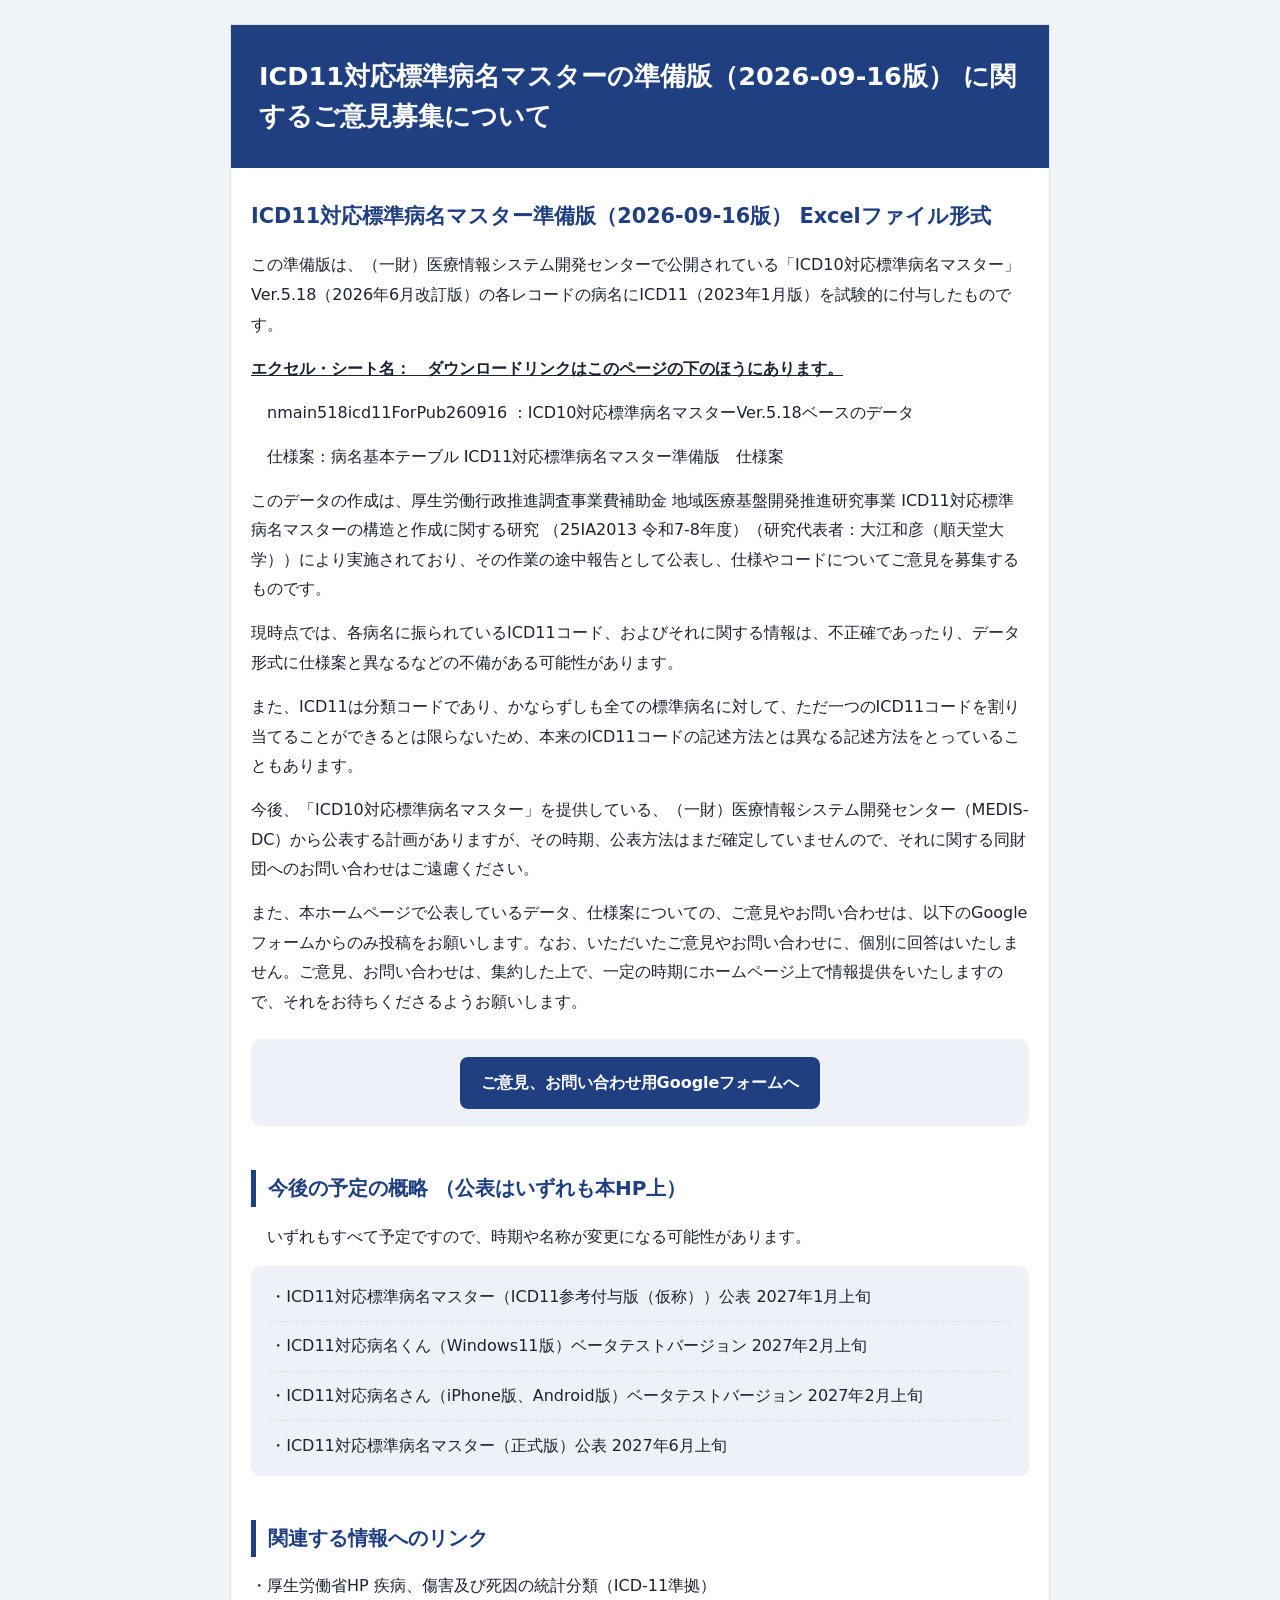
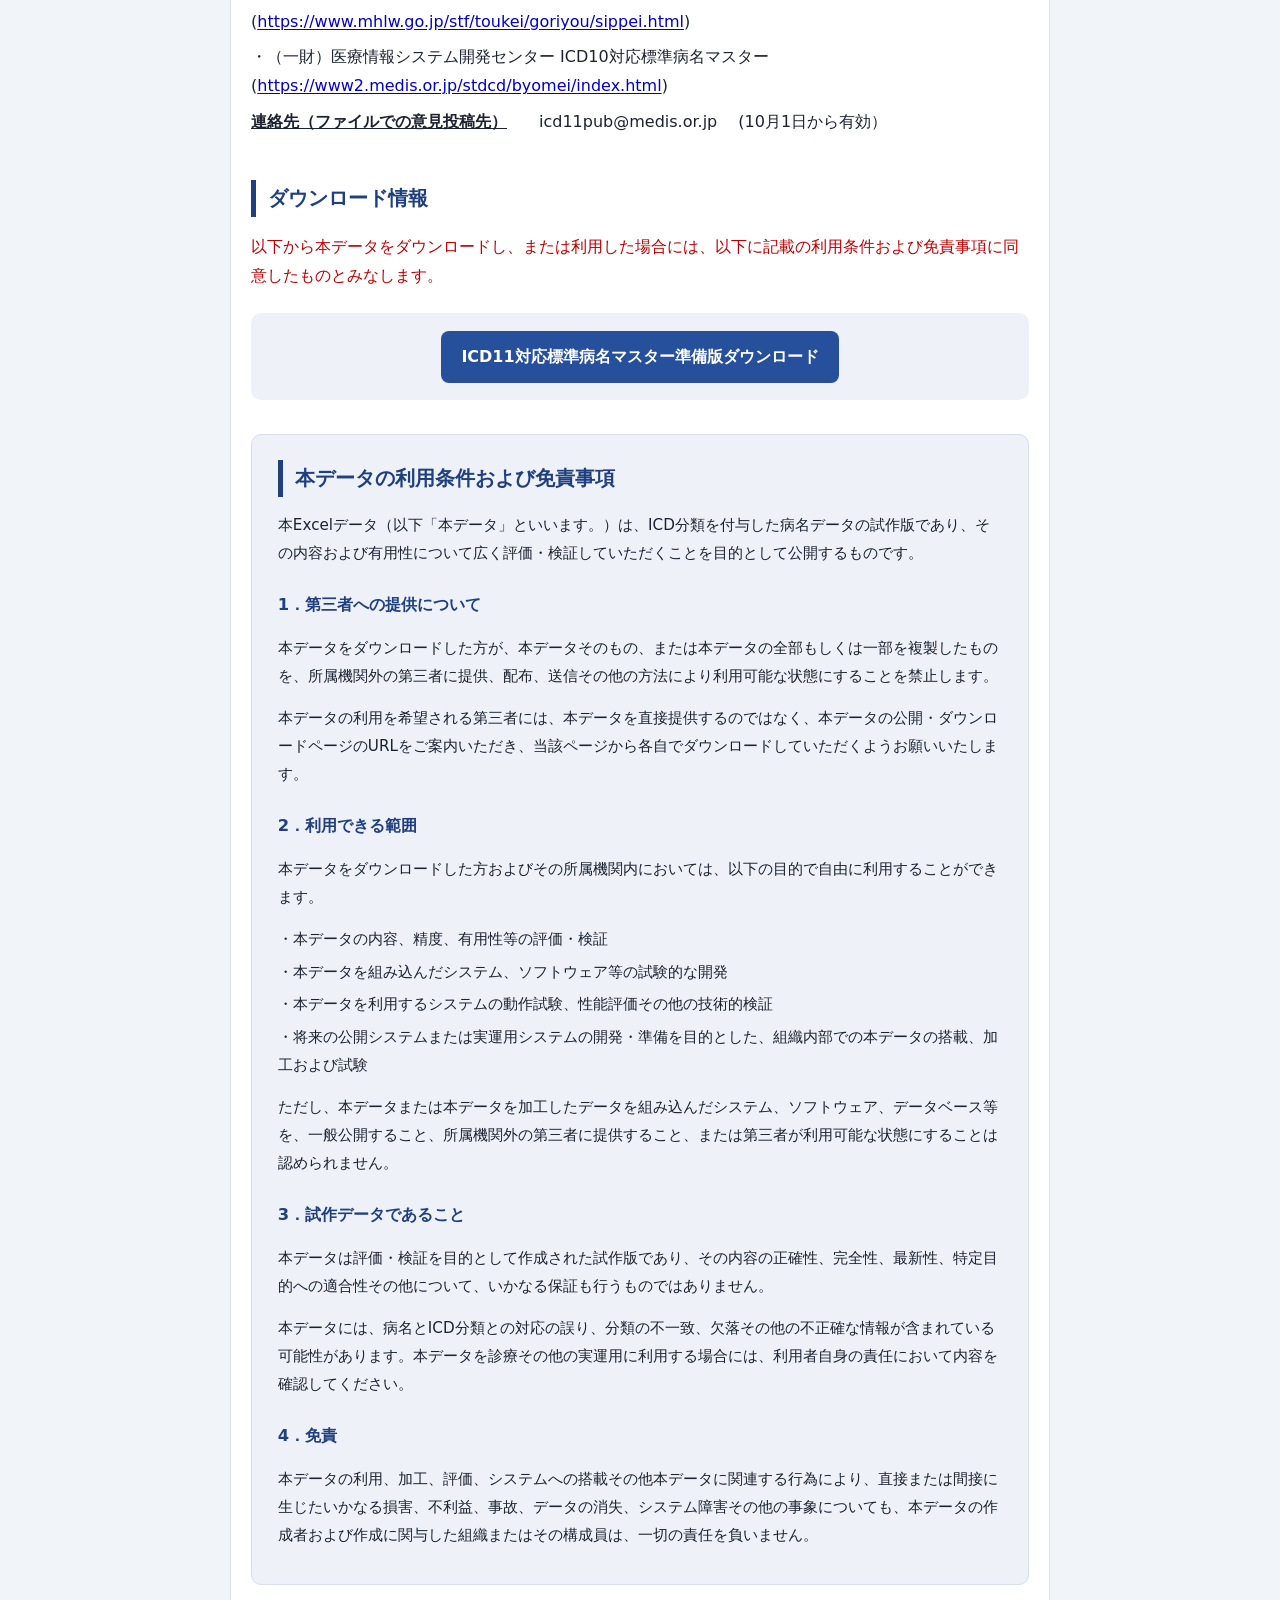
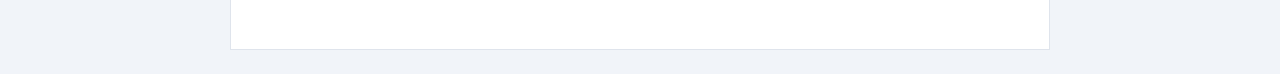
<file: docs/index.html>
<!doctype html>
<html lang="ja">
<head>
<meta charset="utf-8">
<meta name="viewport" content="width=device-width, initial-scale=1">
<title>ICD11対応標準病名マスターの準備版（2026-09-16版） に関するご意見募集について</title>
<link id="sheet" rel="stylesheet" href="style-B.css">
<script>
  // ?css=style-B.css などで配色を切り替える(ポータルからの比較用)。既定は style-A。
  var q=new URLSearchParams(location.search).get("css");
  if(q && /^style-[A-D]\.css$/.test(q)) document.getElementById("sheet").href=q;
</script>
</head>
<body>
<div class="wrap">
<header class="page-head"><h1>ICD11対応標準病名マスターの準備版（2026-09-16版） に関するご意見募集について</h1></header>
<main>
<h2 class="subtitle">ICD11対応標準病名マスター準備版（2026-09-16版） Excelファイル形式</h2>
<p>この準備版は、（一財）医療情報システム開発センターで公開されている「ICD10対応標準病名マスター」Ver.5.18（2026年6月改訂版）の各レコードの病名にICD11（2023年1月版）を試験的に付与したものです。</p>
<p><strong><u>エクセル・シート名：　ダウンロードリンクはこのページの下のほうにあります。</u></strong></p>
<p>　nmain518icd11ForPub260916  : ICD10対応標準病名マスターVer.5.18ベースのデータ</p>
<p>　仕様案 : 病名基本テーブル
ICD11対応標準病名マスター準備版　仕様案</p>
<p>このデータの作成は、厚生労働行政推進調査事業費補助金 地域医療基盤開発推進研究事業 ICD11対応標準病名マスターの構造と作成に関する研究
（25IA2013 令和7-8年度）（研究代表者：大江和彦（順天堂大学））により実施されており、その作業の途中報告として公表し、仕様やコードについてご意見を募集するものです。</p>
<p>現時点では、各病名に振られているICD11コード、およびそれに関する情報は、不正確であったり、データ形式に仕様案と異なるなどの不備がある可能性があります。</p>
<p>また、ICD11は分類コードであり、かならずしも全ての標準病名に対して、ただ一つのICD11コードを割り当てることができるとは限らないため、本来のICD11コードの記述方法とは異なる記述方法をとっていることもあります。</p>
<p>今後、「ICD10対応標準病名マスター」を提供している、（一財）医療情報システム開発センター（MEDIS-DC）から公表する計画がありますが、その時期、公表方法はまだ確定していませんので、それに関する同財団へのお問い合わせはご遠慮ください。</p>
<p>また、本ホームページで公表しているデータ、仕様案についての、ご意見やお問い合わせは、以下のGoogleフォームからのみ投稿をお願いします。なお、いただいたご意見やお問い合わせに、個別に回答はいたしません。ご意見、お問い合わせは、集約した上で、一定の時期にホームページ上で情報提供をいたしますので、それをお待ちくださるようお願いします。</p>
<p class="cta-row"><a class="btn" href="https://forms.gle/wGMeQ1mx9dN5toFU8" target="_blank" rel="noopener">ご意見、お問い合わせ用Googleフォームへ</a></p>
<h2>今後の予定の概略 （公表はいずれも本HP上）</h2>
<p>　いずれもすべて予定ですので、時期や名称が変更になる可能性があります。</p>
<ul class="schedule"><li>・ICD11対応標準病名マスター（ICD11参考付与版（仮称））公表 2027年1月上旬</li><li>・ICD11対応病名くん（Windows11版）ベータテストバージョン 2027年2月上旬</li><li>・ICD11対応病名さん（iPhone版、Android版）ベータテストバージョン 2027年2月上旬</li><li>・ICD11対応標準病名マスター（正式版）公表 2027年6月上旬</li></ul>
<h2>関連する情報へのリンク</h2>
<p class="ln">・厚生労働省HP 疾病、傷害及び死因の統計分類（ICD-11準拠）</p>
<p class="ln">(<a href="https://www.mhlw.go.jp/stf/toukei/goriyou/sippei.html" target="_blank" rel="noopener">https://www.mhlw.go.jp/stf/toukei/goriyou/sippei.html</a>)</p>
<p class="ln">・（一財）医療情報システム開発センター ICD10対応標準病名マスター
 (<a href="https://www2.medis.or.jp/stdcd/byomei/index.html" target="_blank" rel="noopener">https://www2.medis.or.jp/stdcd/byomei/index.html</a>)</p>
<p class="ln"><strong><u>連絡先（ファイルでの意見投稿先）</u></strong>　　icd11pub@medis.or.jp
　(10月1日から有効）</p>
<h2>ダウンロード情報</h2>
<p class="dl-note">以下から本データをダウンロードし、または利用した場合には、以下に記載の利用条件および免責事項に同意したものとみなします。</p>
<p class="cta-row"><a class="btn btn-dl" href="https://icd11pub.byomei.org/download/icd11StdByomeiMaster-PubCom20260916R2.xlsx" target="_blank" rel="noopener">ICD11対応標準病名マスター準備版ダウンロード</a></p>
<section class="terms">
<h2>本データの利用条件および免責事項</h2>
<p>本Excelデータ（以下「本データ」といいます。）は、ICD分類を付与した病名データの試作版であり、その内容および有用性について広く評価・検証していただくことを目的として公開するものです。</p>
<h3>1．第三者への提供について</h3>
<p>本データをダウンロードした方が、本データそのもの、または本データの全部もしくは一部を複製したものを、所属機関外の第三者に提供、配布、送信その他の方法により利用可能な状態にすることを禁止します。</p>
<p>本データの利用を希望される第三者には、本データを直接提供するのではなく、本データの公開・ダウンロードページのURLをご案内いただき、当該ページから各自でダウンロードしていただくようお願いいたします。</p>
<h3>2．利用できる範囲</h3>
<p>本データをダウンロードした方およびその所属機関内においては、以下の目的で自由に利用することができます。</p>
<ul class="terms-list"><li>・本データの内容、精度、有用性等の評価・検証</li><li>・本データを組み込んだシステム、ソフトウェア等の試験的な開発</li><li>・本データを利用するシステムの動作試験、性能評価その他の技術的検証</li><li>・将来の公開システムまたは実運用システムの開発・準備を目的とした、組織内部での本データの搭載、加工および試験</li></ul>
<p>ただし、本データまたは本データを加工したデータを組み込んだシステム、ソフトウェア、データベース等を、一般公開すること、所属機関外の第三者に提供すること、または第三者が利用可能な状態にすることは認められません。</p>
<h3>3．試作データであること</h3>
<p>本データは評価・検証を目的として作成された試作版であり、その内容の正確性、完全性、最新性、特定目的への適合性その他について、いかなる保証も行うものではありません。</p>
<p>本データには、病名とICD分類との対応の誤り、分類の不一致、欠落その他の不正確な情報が含まれている可能性があります。本データを診療その他の実運用に利用する場合には、利用者自身の責任において内容を確認してください。</p>
<h3>4．免責</h3>
<p>本データの利用、加工、評価、システムへの搭載その他本データに関連する行為により、直接または間接に生じたいかなる損害、不利益、事故、データの消失、システム障害その他の事象についても、本データの作成者および作成に関与した組織またはその構成員は、一切の責任を負いません。</p>
</section>
</main>

</div>
</body>
</html>
</file>
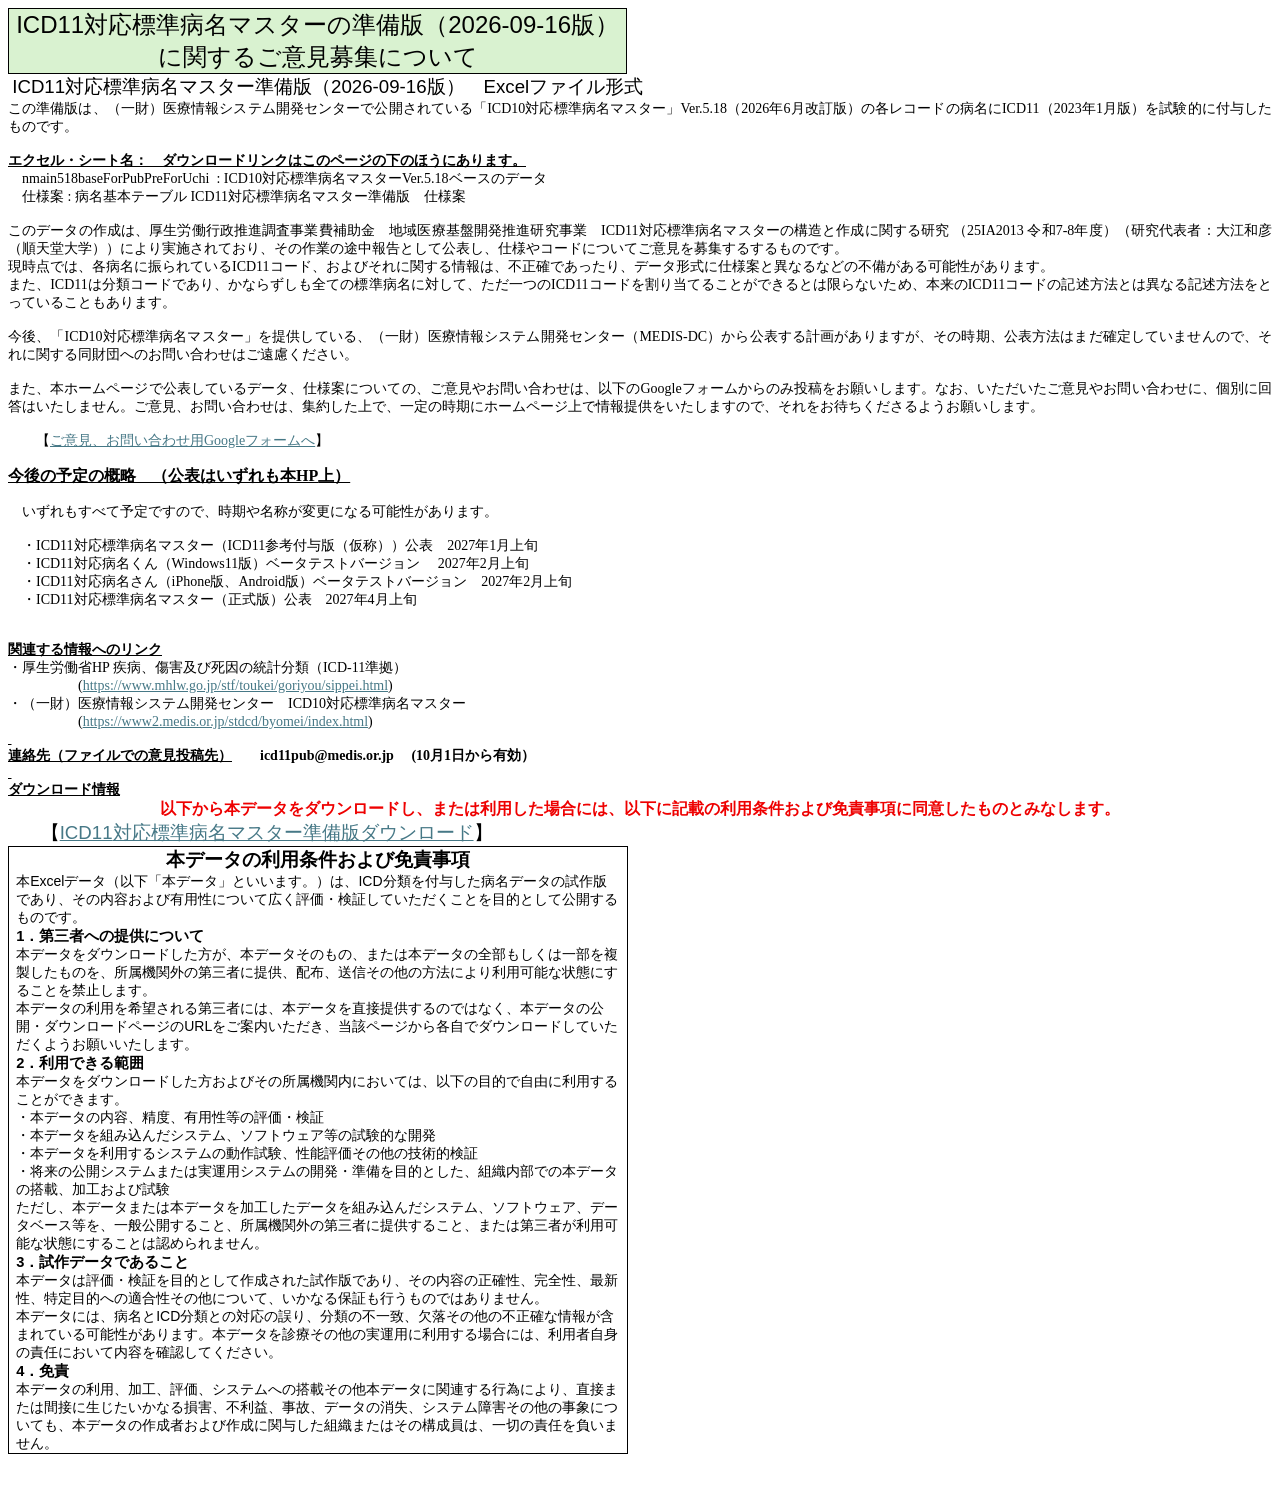
<file: docs/absolete/index.html>
<html>

<head>
<meta http-equiv=Content-Type content="text/html; charset=utf-8">
<meta name=Generator content="Microsoft Word 15 (filtered)">
<style>
<!--
 /* Font Definitions */
 @font-face
	{font-family:"Cambria Math";
	panose-1:2 4 5 3 5 4 6 3 2 4;}
@font-face
	{font-family:游明朝;
	panose-1:2 2 4 0 0 0 0 0 0 0;}
@font-face
	{font-family:"ＭＳ Ｐゴシック";
	panose-1:2 11 6 0 7 2 5 8 2 4;}
@font-face
	{font-family:"\@ＭＳ Ｐゴシック";}
@font-face
	{font-family:"\@游明朝";}
 /* Style Definitions */
 p.MsoNormal, li.MsoNormal, div.MsoNormal
	{margin:0mm;
	text-align:justify;
	text-justify:inter-ideograph;
	font-size:10.5pt;
	font-family:"游明朝",serif;}
a:link, span.MsoHyperlink
	{color:#467886;
	text-decoration:underline;}
.MsoChpDefault
	{font-family:"游明朝",serif;}
 /* Page Definitions */
 @page WordSection1
	{size:595.3pt 841.9pt;
	margin:99.25pt 30.0mm 30.0mm 20.0mm;
	layout-grid:18.0pt;}
div.WordSection1
	{page:WordSection1;}
-->
</style>

</head>

<body lang=JA link="#467886" vlink="#96607D" style='word-wrap:break-word;
text-justify-trim:punctuation'>

<div class=WordSection1 style='layout-grid:18.0pt'>

<table class=MsoTableGrid border=1 cellspacing=0 cellpadding=0
 style='background:#D9F2D0;border-collapse:collapse;border:none'>
 <tr>
  <td valign=top style='border:solid windowtext 1.0pt;padding:0mm 5.4pt 0mm 5.4pt'>
  <p class=MsoNormal align=center style='text-align:center'><span lang=EN-US
  style='font-size:18.0pt;font-family:"ＭＳ Ｐゴシック",sans-serif;color:black'>ICD11</span><span
  style='font-size:18.0pt;font-family:"ＭＳ Ｐゴシック",sans-serif;color:black'>対応標準病名マスターの準備版（<span
  lang=EN-US>2026-09-16</span>版）</span></p>
  <p class=MsoNormal align=center style='text-align:center'><span
  style='font-size:18.0pt;font-family:"ＭＳ Ｐゴシック",sans-serif;color:black'>に関するご意見募集について</span></p>
  </td>
 </tr>
</table>

<p class=MsoNormal style='margin-left:-10.0mm'>　　　<span lang=EN-US
style='font-size:14.0pt;font-family:"ＭＳ Ｐゴシック",sans-serif'>ICD11</span><span
style='font-size:14.0pt;font-family:"ＭＳ Ｐゴシック",sans-serif'>対応標準病名マスター準備版（<span
lang=EN-US>2026-09-16</span>版）　<span lang=EN-US>Excel</span>ファイル形式</span></p>

<p class=MsoNormal>この準備版は、（一財）医療情報システム開発センターで公開されている「<span lang=EN-US>ICD10</span>対応標準病名マスター」<span
lang=EN-US>Ver.5.18</span>（<span lang=EN-US>2026</span>年<span lang=EN-US>6</span>月改訂版）の各レコードの病名に<span
lang=EN-US>ICD11</span>（<span lang=EN-US>2023</span>年<span lang=EN-US>1</span>月版）を試験的に付与したものです。</p>

<p class=MsoNormal><span lang=EN-US>&nbsp;</span></p>

<p class=MsoNormal><b><u>エクセル・シート名：　ダウンロードリンクはこのページの下のほうにあります。</u></b></p>

<p class=MsoNormal>　<span lang=EN-US>nmain518baseForPubPreForUchi  : ICD10</span>対応標準病名マスター<span
lang=EN-US>Ver.5.18</span>ベースのデータ</p>

<p class=MsoNormal>　仕様案<span lang=EN-US> : </span>病名基本テーブル<span lang=EN-US>
ICD11</span>対応標準病名マスター準備版　仕様案</p>

<p class=MsoNormal><span lang=EN-US>&nbsp;</span></p>

<p class=MsoNormal>このデータの作成は、厚生労働行政推進調査事業費補助金　地域医療基盤開発推進研究事業　<span lang=EN-US>ICD11</span>対応標準病名マスターの構造と作成に関する研究
（<span lang=EN-US>25IA2013 </span>令和<span lang=EN-US>7-8</span>年度）（研究代表者：大江和彦（順天堂大学））により実施されており、その作業の途中報告として公表し、仕様やコードについてご意見を募集するするものです。</p>

<p class=MsoNormal>現時点では、各病名に振られている<span lang=EN-US>ICD11</span>コード、およびそれに関する情報は、不正確であったり、データ形式に仕様案と異なるなどの不備がある可能性があります。</p>

<p class=MsoNormal>また、<span lang=EN-US>ICD11</span>は分類コードであり、かならずしも全ての標準病名に対して、ただ一つの<span
lang=EN-US>ICD11</span>コードを割り当てることができるとは限らないため、本来の<span lang=EN-US>ICD11</span>コードの記述方法とは異なる記述方法をとっていることもあります。</p>

<p class=MsoNormal><span lang=EN-US>&nbsp;</span></p>

<p class=MsoNormal>今後、「<span lang=EN-US>ICD10</span>対応標準病名マスター」を提供している、（一財）医療情報システム開発センター（<span
lang=EN-US>MEDIS-DC</span>）から公表する計画がありますが、その時期、公表方法はまだ確定していませんので、それに関する同財団へのお問い合わせはご遠慮ください。</p>

<p class=MsoNormal><span lang=EN-US>&nbsp;</span></p>

<p class=MsoNormal>また、本ホームページで公表しているデータ、仕様案についての、ご意見やお問い合わせは、以下の<span
lang=EN-US>Google</span>フォームからのみ投稿をお願いします。なお、いただいたご意見やお問い合わせに、個別に回答はいたしません。ご意見、お問い合わせは、集約した上で、一定の時期にホームページ上で情報提供をいたしますので、それをお待ちくださるようお願いします。</p>

<p class=MsoNormal><span lang=EN-US>&nbsp;</span></p>

<p class=MsoNormal>　　【<span lang=EN-US><a
href="https://forms.gle/wGMeQ1mx9dN5toFU8"><span lang=EN-US><span lang=EN-US>ご意見、お問い合わせ用Google</span></span><span
lang=EN-US><span lang=EN-US>フォームへ</span></span></a></span>】</p>

<p class=MsoNormal><span lang=EN-US>&nbsp;</span></p>

<p class=MsoNormal><b><u><span style='font-size:12.0pt'>今後の予定の概略　（公表はいずれも本<span
lang=EN-US>HP</span>上）</span></u></b></p>

<p class=MsoNormal><span lang=EN-US>&nbsp;</span></p>

<p class=MsoNormal>　いずれもすべて予定ですので、時期や名称が変更になる可能性があります。</p>

<p class=MsoNormal><span lang=EN-US>&nbsp;</span></p>

<p class=MsoNormal>　・<span lang=EN-US>ICD11</span>対応標準病名マスター（<span lang=EN-US>ICD11</span>参考付与版（仮称））公表　<span
lang=EN-US>2027</span>年<span lang=EN-US>1</span>月上旬</p>

<p class=MsoNormal>　・<span lang=EN-US>ICD11</span>対応病名くん（<span lang=EN-US>Windows11</span>版）ベータテストバージョン　<span
lang=EN-US> 2027</span>年<span lang=EN-US>2</span>月上旬</p>

<p class=MsoNormal>　・<span lang=EN-US>ICD11</span>対応病名さん（<span lang=EN-US>iPhone</span>版、<span
lang=EN-US>Android</span>版）ベータテストバージョン　<span lang=EN-US>2027</span>年<span
lang=EN-US>2</span>月上旬</p>

<p class=MsoNormal>　・<span lang=EN-US>ICD11</span>対応標準病名マスター（正式版）公表　<span
lang=EN-US>2027</span>年<span lang=EN-US>4</span>月上旬</p>

<p class=MsoNormal><span lang=EN-US>&nbsp;</span></p>

<p class=MsoNormal><span lang=EN-US>&nbsp;</span></p>

<p class=MsoNormal><b><u>関連する情報へのリンク</u></b></p>

<p class=MsoNormal>・厚生労働省<span lang=EN-US>HP </span>疾病、傷害及び死因の統計分類（<span
lang=EN-US>ICD-11</span>準拠）</p>

<p class=MsoNormal>　　　　　<span lang=EN-US>(<a
href="https://www.mhlw.go.jp/stf/toukei/goriyou/sippei.html">https://www.mhlw.go.jp/stf/toukei/goriyou/sippei.html</a>)</span></p>

<p class=MsoNormal>・（一財）医療情報システム開発センター　<span lang=EN-US>ICD10</span>対応標準病名マスター<span
lang=EN-US><br>
</span>　　　　　<span lang=EN-US>(<a
href="https://www2.medis.or.jp/stdcd/byomei/index.html">https://www2.medis.or.jp/stdcd/byomei/index.html</a>)</span></p>

<p class=MsoNormal><b><u><span lang=EN-US><span style='text-decoration:none'>&nbsp;</span></span></u></b></p>

<p class=MsoNormal><b><u>連絡先（ファイルでの意見投稿先）</u>　　<span lang=EN-US>icd11pub@medis.or.jp
</span>　<span lang=EN-US>(10</span>月<span lang=EN-US>1</span>日から有効）</b></p>

<p class=MsoNormal><b><u><span lang=EN-US><span style='text-decoration:none'>&nbsp;</span></span></u></b></p>

<p class=MsoNormal><b><u>ダウンロード情報</u></b></p>

<p class=MsoNormal align=center style='text-align:center'><b><span
style='font-size:12.0pt;font-family:"ＭＳ Ｐゴシック",sans-serif;color:#EE0000'>以下から本データをダウンロードし、または利用した場合には、以下に記載の利用条件および免責事項に同意したものとみなします。</span></b></p>

<p class=MsoNormal><span lang=EN-US style='font-size:14.0pt'>       </span><span
style='font-size:14.0pt'>【</span><span lang=EN-US><a
href="https://icd11pub.byomei.org/download/icd11StdByomeiMaster-PubCom20260916R1.xlsx"><span
style='font-size:14.0pt;font-family:"ＭＳ Ｐゴシック",sans-serif'>ICD11</span><span
lang=EN-US style='font-size:14.0pt;font-family:"ＭＳ Ｐゴシック",sans-serif'><span
lang=EN-US>対応標準病名マスター準備版ダウンロード</span></span></a></span><span style='font-size:
14.0pt'>】</span></p>

<table class=MsoTableGrid border=1 cellspacing=0 cellpadding=0
 style='border-collapse:collapse;border:none'>
 <tr>
  <td width=604 valign=top style='width:453.05pt;border:solid windowtext 1.0pt;
  padding:0mm 5.4pt 0mm 5.4pt'>
  <p class=MsoNormal align=center style='text-align:center'><b><span
  style='font-size:14.0pt;font-family:"ＭＳ Ｐゴシック",sans-serif'>本データの利用条件および免責事項</span></b></p>
  <p class=MsoNormal align=left style='text-align:left'><span style='font-family:
  "ＭＳ Ｐゴシック",sans-serif'>本<span lang=EN-US>Excel</span>データ（以下「本データ」といいます。）は、<span
  lang=EN-US>ICD</span>分類を付与した病名データの試作版であり、その内容および有用性について広く評価・検証していただくことを目的として公開するものです。</span></p>
  <p class=MsoNormal align=left style='text-align:left'><b><span lang=EN-US
  style='font-size:11.0pt;font-family:"ＭＳ Ｐゴシック",sans-serif'>1</span></b><b><span
  style='font-size:11.0pt;font-family:"ＭＳ Ｐゴシック",sans-serif'>．第三者への提供について</span></b></p>
  <p class=MsoNormal align=left style='text-align:left'><span style='font-family:
  "ＭＳ Ｐゴシック",sans-serif'>本データをダウンロードした方が、本データそのもの、または本データの全部もしくは一部を複製したものを、所属機関外の第三者に提供、配布、送信その他の方法により利用可能な状態にすることを禁止します。</span></p>
  <p class=MsoNormal align=left style='text-align:left'><span style='font-family:
  "ＭＳ Ｐゴシック",sans-serif'>本データの利用を希望される第三者には、本データを直接提供するのではなく、本データの公開・ダウンロードページの<span
  lang=EN-US>URL</span>をご案内いただき、当該ページから各自でダウンロードしていただくようお願いいたします。</span></p>
  <p class=MsoNormal align=left style='text-align:left'><b><span lang=EN-US
  style='font-size:11.0pt;font-family:"ＭＳ Ｐゴシック",sans-serif'>2</span></b><b><span
  style='font-size:11.0pt;font-family:"ＭＳ Ｐゴシック",sans-serif'>．利用できる範囲</span></b></p>
  <p class=MsoNormal align=left style='text-align:left'><span style='font-family:
  "ＭＳ Ｐゴシック",sans-serif'>本データをダウンロードした方およびその所属機関内においては、以下の目的で自由に利用することができます。</span></p>
  <p class=MsoNormal align=left style='text-align:left'><span style='font-family:
  "ＭＳ Ｐゴシック",sans-serif'>・本データの内容、精度、有用性等の評価・検証<span lang=EN-US><br>
  </span>・本データを組み込んだシステム、ソフトウェア等の試験的な開発<span lang=EN-US><br>
  </span>・本データを利用するシステムの動作試験、性能評価その他の技術的検証<span lang=EN-US><br>
  </span>・将来の公開システムまたは実運用システムの開発・準備を目的とした、組織内部での本データの搭載、加工および試験</span></p>
  <p class=MsoNormal align=left style='text-align:left'><span style='font-family:
  "ＭＳ Ｐゴシック",sans-serif'>ただし、本データまたは本データを加工したデータを組み込んだシステム、ソフトウェア、データベース等を、一般公開すること、所属機関外の第三者に提供すること、または第三者が利用可能な状態にすることは認められません。</span></p>
  <p class=MsoNormal align=left style='text-align:left'><b><span lang=EN-US
  style='font-size:11.0pt;font-family:"ＭＳ Ｐゴシック",sans-serif'>3</span></b><b><span
  style='font-size:11.0pt;font-family:"ＭＳ Ｐゴシック",sans-serif'>．試作データであること</span></b></p>
  <p class=MsoNormal align=left style='text-align:left'><span style='font-family:
  "ＭＳ Ｐゴシック",sans-serif'>本データは評価・検証を目的として作成された試作版であり、その内容の正確性、完全性、最新性、特定目的への適合性その他について、いかなる保証も行うものではありません。</span></p>
  <p class=MsoNormal align=left style='text-align:left'><span style='font-family:
  "ＭＳ Ｐゴシック",sans-serif'>本データには、病名と<span lang=EN-US>ICD</span>分類との対応の誤り、分類の不一致、欠落その他の不正確な情報が含まれている可能性があります。本データを診療その他の実運用に利用する場合には、利用者自身の責任において内容を確認してください。</span></p>
  <p class=MsoNormal align=left style='text-align:left'><b><span lang=EN-US
  style='font-size:11.0pt;font-family:"ＭＳ Ｐゴシック",sans-serif'>4</span></b><b><span
  style='font-size:11.0pt;font-family:"ＭＳ Ｐゴシック",sans-serif'>．免責</span></b></p>
  <p class=MsoNormal align=left style='text-align:left'><span style='font-family:
  "ＭＳ Ｐゴシック",sans-serif'>本データの利用、加工、評価、システムへの搭載その他本データに関連する行為により、直接または間接に生じたいかなる損害、不利益、事故、データの消失、システム障害その他の事象についても、本データの作成者および作成に関与した組織またはその構成員は、一切の責任を負いません。</span></p>
  </td>
 </tr>
</table>

<p class=MsoNormal align=left style='text-align:left'><b><span lang=EN-US
style='font-size:18.0pt;font-family:"ＭＳ Ｐゴシック",sans-serif'>&nbsp;</span></b></p>

</div>

</body>

</html>
</file>
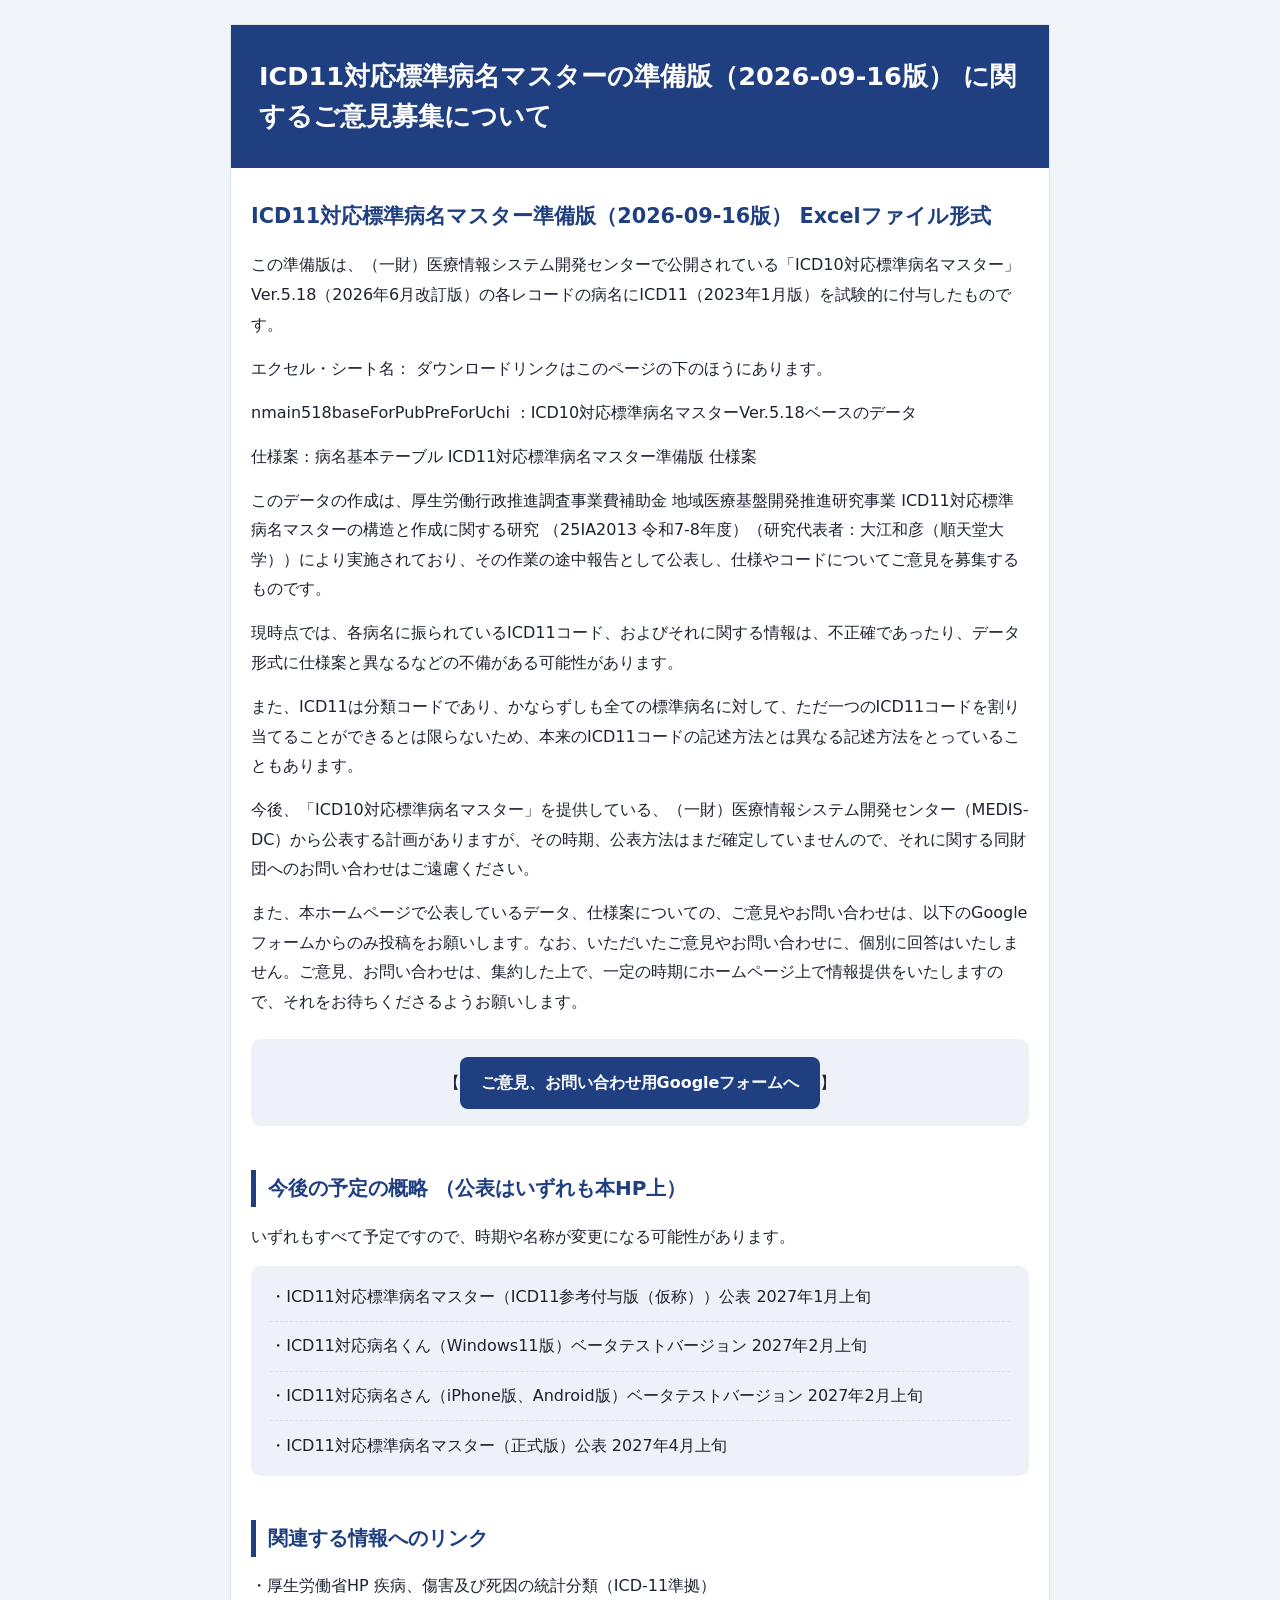
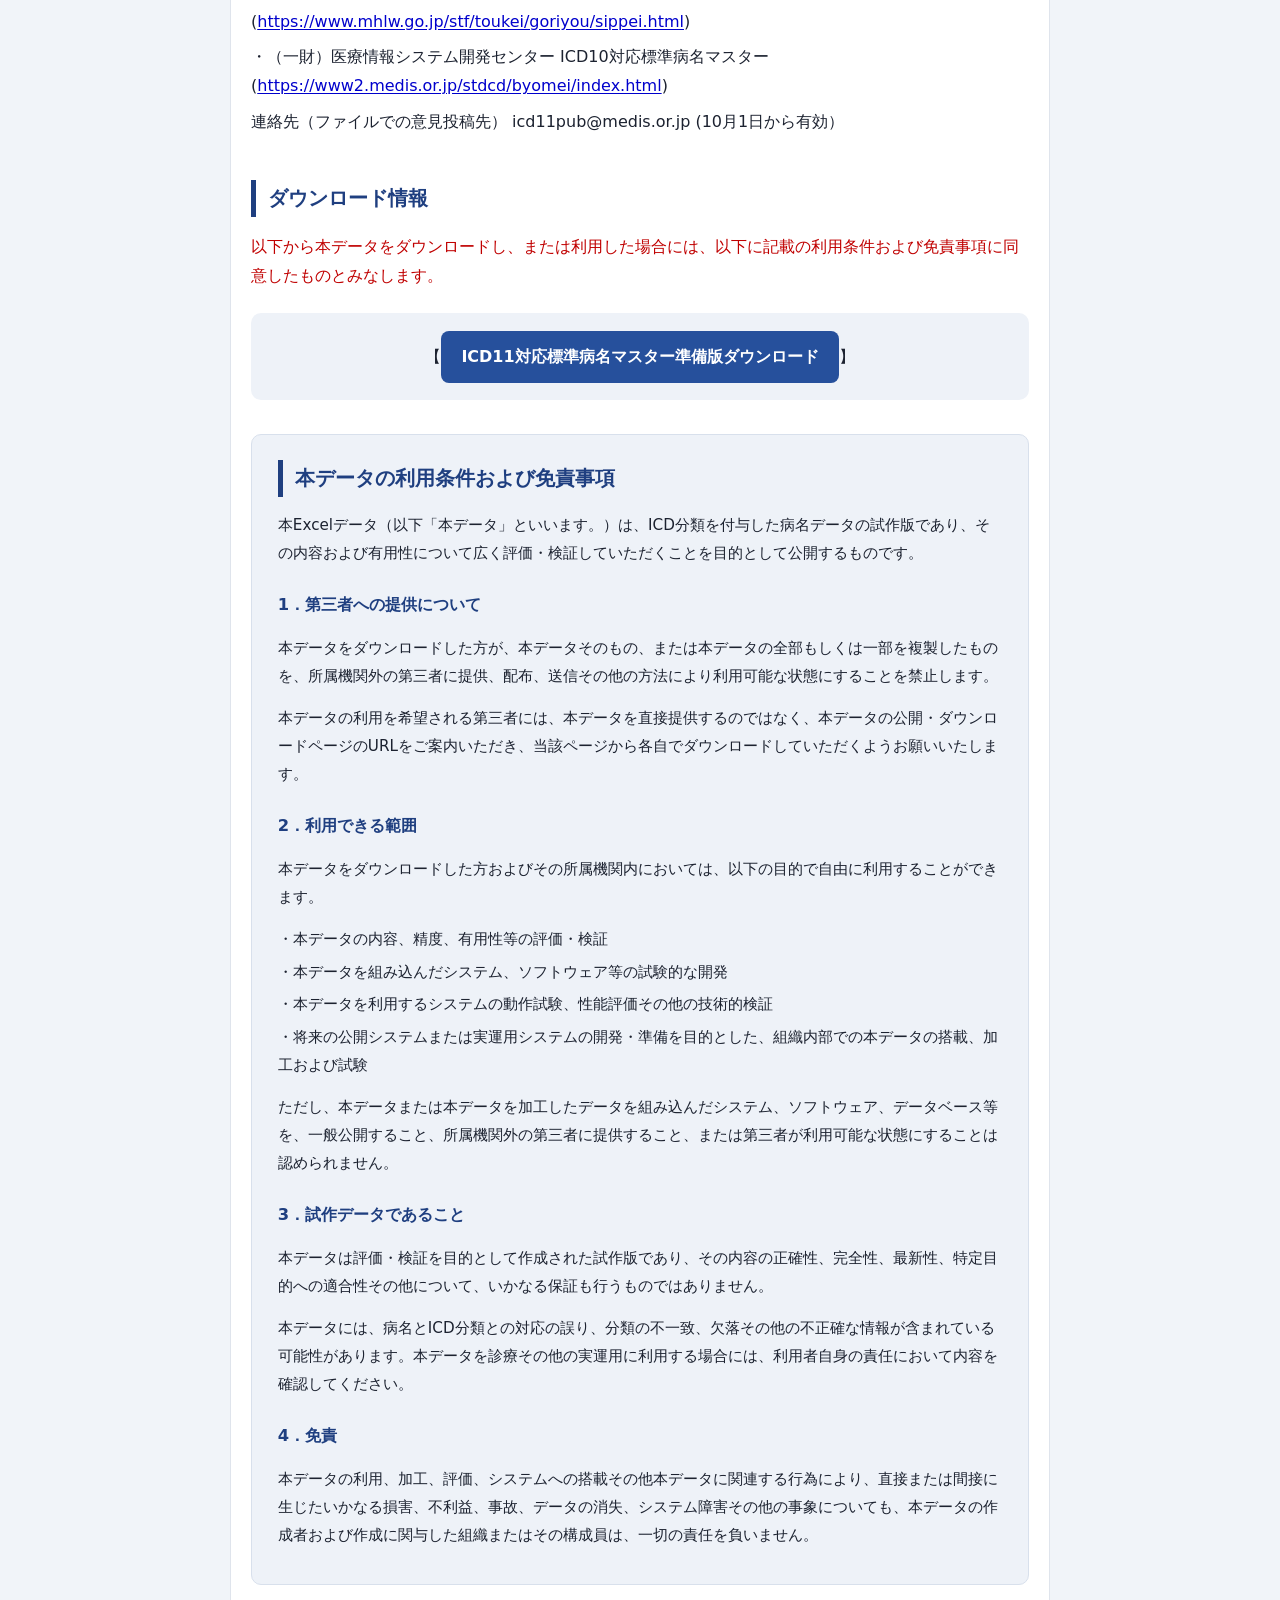
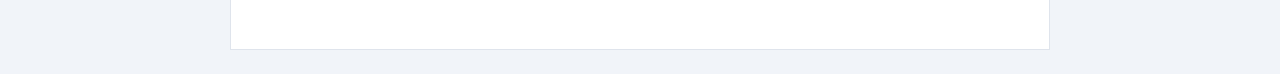
<file: docs/index-old.html>
<!doctype html>
<html lang="ja">
<head>
<meta charset="utf-8">
<meta name="viewport" content="width=device-width, initial-scale=1">
<title>ICD11対応標準病名マスターの準備版（2026-09-16版） に関するご意見募集について</title>
<link id="sheet" rel="stylesheet" href="style-B.css">
<script>
  // ?css=style-B.css などで配色を切り替える(ポータルからの比較用)。既定は style-A。
  var q=new URLSearchParams(location.search).get("css");
  if(q && /^style-[A-D]\.css$/.test(q)) document.getElementById("sheet").href=q;
</script>
</head>
<body>
<div class="wrap">
<header class="page-head"><h1>ICD11対応標準病名マスターの準備版（2026-09-16版） に関するご意見募集について</h1></header>
<main>
<h2 class="subtitle">ICD11対応標準病名マスター準備版（2026-09-16版） Excelファイル形式</h2>
<p>この準備版は、（一財）医療情報システム開発センターで公開されている「ICD10対応標準病名マスター」Ver.5.18（2026年6月改訂版）の各レコードの病名にICD11（2023年1月版）を試験的に付与したものです。</p>
<p>エクセル・シート名： ダウンロードリンクはこのページの下のほうにあります。</p>
<p>nmain518baseForPubPreForUchi  : ICD10対応標準病名マスターVer.5.18ベースのデータ</p>
<p>仕様案 : 病名基本テーブル
ICD11対応標準病名マスター準備版 仕様案</p>
<p>このデータの作成は、厚生労働行政推進調査事業費補助金 地域医療基盤開発推進研究事業 ICD11対応標準病名マスターの構造と作成に関する研究
（25IA2013 令和7-8年度）（研究代表者：大江和彦（順天堂大学））により実施されており、その作業の途中報告として公表し、仕様やコードについてご意見を募集するものです。</p>
<p>現時点では、各病名に振られているICD11コード、およびそれに関する情報は、不正確であったり、データ形式に仕様案と異なるなどの不備がある可能性があります。</p>
<p>また、ICD11は分類コードであり、かならずしも全ての標準病名に対して、ただ一つのICD11コードを割り当てることができるとは限らないため、本来のICD11コードの記述方法とは異なる記述方法をとっていることもあります。</p>
<p>今後、「ICD10対応標準病名マスター」を提供している、（一財）医療情報システム開発センター（MEDIS-DC）から公表する計画がありますが、その時期、公表方法はまだ確定していませんので、それに関する同財団へのお問い合わせはご遠慮ください。</p>
<p>また、本ホームページで公表しているデータ、仕様案についての、ご意見やお問い合わせは、以下のGoogleフォームからのみ投稿をお願いします。なお、いただいたご意見やお問い合わせに、個別に回答はいたしません。ご意見、お問い合わせは、集約した上で、一定の時期にホームページ上で情報提供をいたしますので、それをお待ちくださるようお願いします。</p>
<p class="cta-row">【<a class="btn" href="https://forms.gle/wGMeQ1mx9dN5toFU8" target="_blank" rel="noopener">ご意見、お問い合わせ用Googleフォームへ</a>】</p>
<h2>今後の予定の概略 （公表はいずれも本HP上）</h2>
<p>いずれもすべて予定ですので、時期や名称が変更になる可能性があります。</p>
<ul class="schedule"><li>・ICD11対応標準病名マスター（ICD11参考付与版（仮称））公表 2027年1月上旬</li><li>・ICD11対応病名くん（Windows11版）ベータテストバージョン 2027年2月上旬</li><li>・ICD11対応病名さん（iPhone版、Android版）ベータテストバージョン 2027年2月上旬</li><li>・ICD11対応標準病名マスター（正式版）公表 2027年4月上旬</li></ul>
<h2>関連する情報へのリンク</h2>
<p class="ln">・厚生労働省HP 疾病、傷害及び死因の統計分類（ICD-11準拠）</p>
<p class="ln">(<a href="https://www.mhlw.go.jp/stf/toukei/goriyou/sippei.html" target="_blank" rel="noopener">https://www.mhlw.go.jp/stf/toukei/goriyou/sippei.html</a>)</p>
<p class="ln">・（一財）医療情報システム開発センター ICD10対応標準病名マスター
 (<a href="https://www2.medis.or.jp/stdcd/byomei/index.html" target="_blank" rel="noopener">https://www2.medis.or.jp/stdcd/byomei/index.html</a>)</p>
<p class="ln">連絡先（ファイルでの意見投稿先） icd11pub@medis.or.jp
 (10月1日から有効）</p>
<h2>ダウンロード情報</h2>
<p class="dl-note">以下から本データをダウンロードし、または利用した場合には、以下に記載の利用条件および免責事項に同意したものとみなします。</p>
<p class="cta-row">【<a class="btn btn-dl" href="https://icd11pub.byomei.org/download/icd11StdByomeiMaster-PubCom20260916R1.xlsx" target="_blank" rel="noopener">ICD11対応標準病名マスター準備版ダウンロード</a>】</p>
<section class="terms">
<h2>本データの利用条件および免責事項</h2>
<p>本Excelデータ（以下「本データ」といいます。）は、ICD分類を付与した病名データの試作版であり、その内容および有用性について広く評価・検証していただくことを目的として公開するものです。</p>
<h3>1．第三者への提供について</h3>
<p>本データをダウンロードした方が、本データそのもの、または本データの全部もしくは一部を複製したものを、所属機関外の第三者に提供、配布、送信その他の方法により利用可能な状態にすることを禁止します。</p>
<p>本データの利用を希望される第三者には、本データを直接提供するのではなく、本データの公開・ダウンロードページのURLをご案内いただき、当該ページから各自でダウンロードしていただくようお願いいたします。</p>
<h3>2．利用できる範囲</h3>
<p>本データをダウンロードした方およびその所属機関内においては、以下の目的で自由に利用することができます。</p>
<ul class="terms-list"><li>・本データの内容、精度、有用性等の評価・検証</li><li>・本データを組み込んだシステム、ソフトウェア等の試験的な開発</li><li>・本データを利用するシステムの動作試験、性能評価その他の技術的検証</li><li>・将来の公開システムまたは実運用システムの開発・準備を目的とした、組織内部での本データの搭載、加工および試験</li></ul>
<p>ただし、本データまたは本データを加工したデータを組み込んだシステム、ソフトウェア、データベース等を、一般公開すること、所属機関外の第三者に提供すること、または第三者が利用可能な状態にすることは認められません。</p>
<h3>3．試作データであること</h3>
<p>本データは評価・検証を目的として作成された試作版であり、その内容の正確性、完全性、最新性、特定目的への適合性その他について、いかなる保証も行うものではありません。</p>
<p>本データには、病名とICD分類との対応の誤り、分類の不一致、欠落その他の不正確な情報が含まれている可能性があります。本データを診療その他の実運用に利用する場合には、利用者自身の責任において内容を確認してください。</p>
<h3>4．免責</h3>
<p>本データの利用、加工、評価、システムへの搭載その他本データに関連する行為により、直接または間接に生じたいかなる損害、不利益、事故、データの消失、システム障害その他の事象についても、本データの作成者および作成に関与した組織またはその構成員は、一切の責任を負いません。</p>
</section>
</main>

</div>
</body>
</html>
</file>
<file: docs/style-B.css>
*{box-sizing:border-box}html{-webkit-text-size-adjust:100%}
body{margin:0;line-height:1.85;font-feature-settings:"palt";font-family:system-ui,-apple-system,"Hiragino Kaku Gothic ProN","Yu Gothic",YuGothic,Meiryo,sans-serif}
.wrap{max-width:820px;margin:0 auto;padding:0 20px 64px}
h1{font-size:1.6rem;line-height:1.55;margin:0;font-weight:700}
h2{font-size:1.25rem;margin:2.2em 0 .7em;font-weight:700}
h2.subtitle{font-size:1.3rem;margin-top:1.4em}
p{margin:.9em 0}
main>p+p{margin-top:.7em}
dl.sheets{margin:.7em 0;padding:.8em 1.2em;border-radius:10px}
dl.sheets dt{font-weight:700}dl.sheets dd{margin:.15em 0 .5em 1em}
ul.schedule{list-style:none;margin:.6em 0;padding:.4em 1.2em;border-radius:10px}
ul.schedule li{padding:.6em 0;border-bottom:1px dashed rgba(0,0,0,.12);display:flex;gap:.6em;flex-wrap:wrap}
ul.schedule li:last-child{border-bottom:0}
p.ln{margin:.35em 0}
.cta-row{margin:1.4em 0;padding:1.1em;border-radius:10px;text-align:center}
.btn{display:inline-block;text-decoration:none;padding:.7em 1.3em;border-radius:8px;font-weight:700}
a{text-underline-offset:2px}
img{max-width:100%}
.terms{margin-top:2.2em;padding:1.4em 1.7em;border-radius:10px;font-size:.95rem}
.terms h2{margin-top:.2em}.terms h3{font-size:1.02rem;margin:1.4em 0 .4em;font-weight:700}
ul.terms-list{list-style:none;padding-left:0;margin:.4em 0}ul.terms-list li{margin:.3em 0}
p.dl-note{margin:.9em 0;color:#c00000}
@media(max-width:520px){h1{font-size:1.3rem}.wrap{padding:0 16px 48px}}

body{color:#1c2230;background:#f1f4f9}
.wrap{background:#fff;margin:24px auto;border:1px solid #dfe4ec}
.page-head{background:#1f3f80;color:#fff;margin:0 -20px 1.2em;padding:32px 28px}
h1{color:#fff}
h2{color:#1f3f80;border-left:5px solid #1f3f80;padding-left:.6em}
h2.subtitle{border-left:0;padding-left:0;color:#1f3f80}
a{color:#0000cc}
dl.sheets{background:#eef2f8}ul.schedule{background:#eef2f8}ul.schedule li{border-color:#d5deec}
.cta-row{background:#eef2f8}
.btn{background:#1f3f80;color:#fff}.btn-dl{background:#26509c}
.terms{background:#eef2f8;border:1px solid #d8e0ec}.terms h3{color:#1f3f80}
</file>
